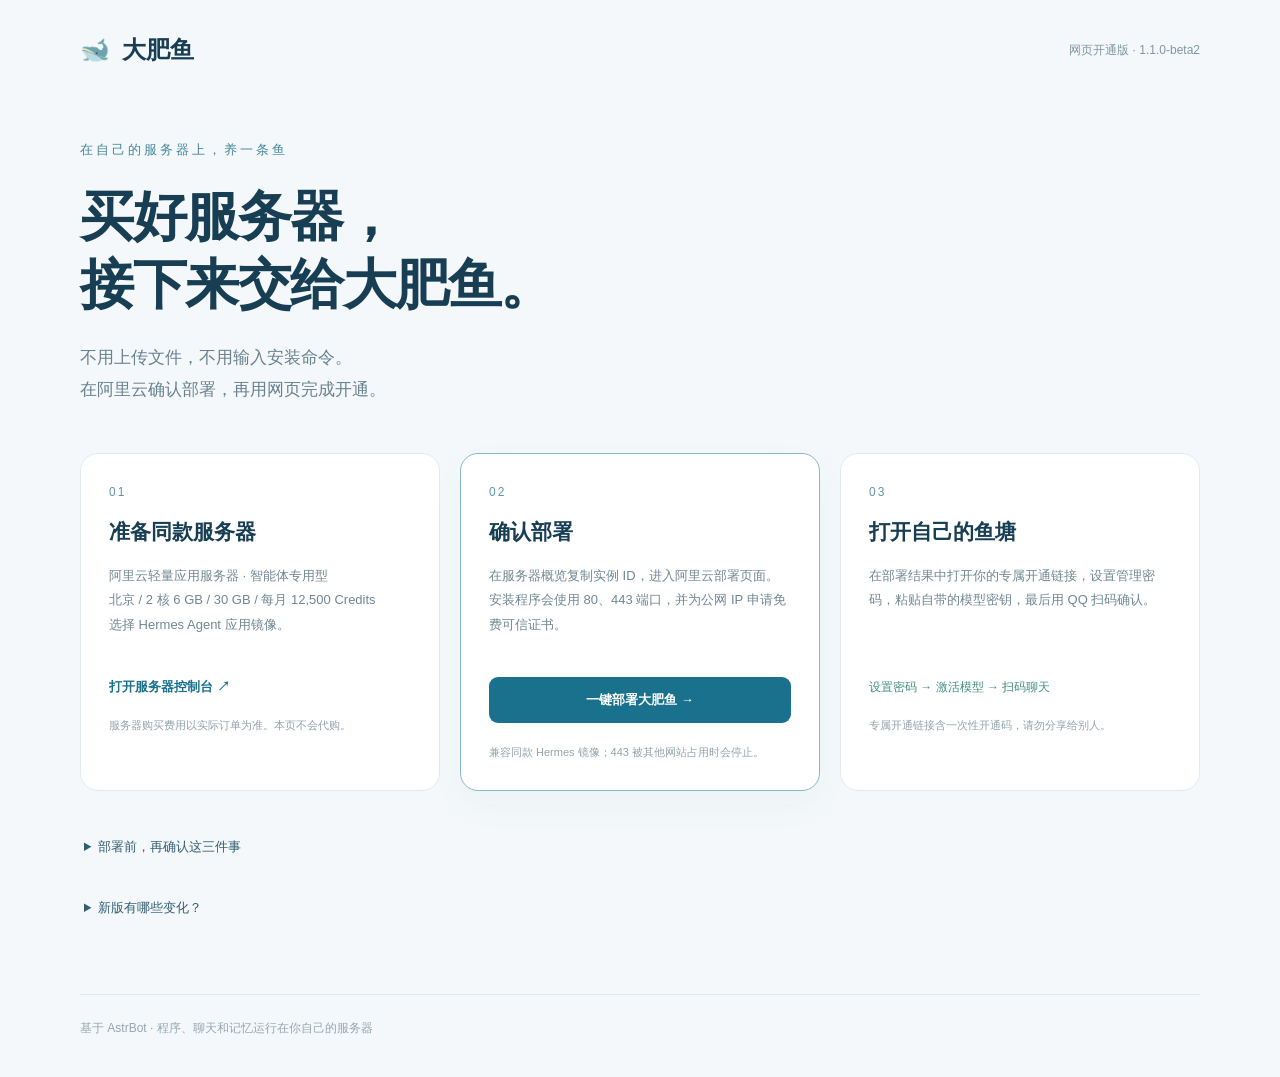
<file: source/site/index.html>
<!doctype html><html lang="zh-CN"><head><meta charset="utf-8"><meta name="viewport" content="width=device-width,initial-scale=1"><title>大肥鱼 · 一键部署</title><link rel="stylesheet" href="start.css"><script src="start.js" defer></script></head><body><header>🐋 <b>大肥鱼</b><span>网页开通版 · 1.1.0-beta2</span></header><main><span class="eyebrow">在自己的服务器上，养一条鱼</span><h1>买好服务器，<br>接下来交给大肥鱼。</h1><p class="intro">不用上传文件，不用输入安装命令。<br>在阿里云确认部署，再用网页完成开通。</p><section><article><span class="number">01</span><h2>准备同款服务器</h2><p>阿里云轻量应用服务器 · 智能体专用型<br>北京 / 2 核 6 GB / 30 GB / 每月 12,500 Credits<br>选择 Hermes Agent 应用镜像。</p><a href="https://swasnext.console.aliyun.com/" target="_blank" rel="noopener noreferrer">打开服务器控制台 ↗</a><small>服务器购买费用以实际订单为准。本页不会代购。</small></article><article class="featured"><span class="number">02</span><h2>确认部署</h2><p>在服务器概览复制实例 ID，进入阿里云部署页面。安装程序会使用 80、443 端口，并为公网 IP 申请免费可信证书。</p><a id="deploy" class="button" href="__DEPLOYMENT_URL__" target="_blank" rel="noopener noreferrer">一键部署大肥鱼 →</a><small>兼容同款 Hermes 镜像；443 被其他网站占用时会停止。</small></article><article><span class="number">03</span><h2>打开自己的鱼塘</h2><p>在部署结果中打开你的专属开通链接，设置管理密码，粘贴自带的模型密钥，最后用 QQ 扫码确认。</p><span class="finish">设置密码 → 激活模型 → 扫码聊天</span><small>专属开通链接含一次性开通码，请勿分享给别人。</small></article></section><details><summary>部署前，再确认这三件事</summary><p>① 服务器位于北京，处于运行中，命令助手正常。<br>② 公网 80、443 端口可访问，443 未被其他网站占用。<br>③ 提前复制此服务器的模型 API Key；使用的是套餐自带 DeepSeek，无需另开百炼付费密钥。</p><p>首次安装会下载依赖，网络较慢时请等待。安装失败后可按错误提示处理并重新部署，已保存的配置不会被重置。此测试版仍需要完成新用户、新账号的完整验收。</p></details><details><summary>新版有哪些变化？</summary><p>群友单独 @ 或 @ 加文字都能得到回复。支持按群友分别保存和检索记忆；自动记忆默认关闭，可发送 /鱼自动记忆 开启，并用 /鱼记忆 查看。</p><p><a href="/downloads/大肥鱼网页开通版-1.1.0-beta2.zip">下载新版安装包与源码</a></p></details></main><footer>基于 AstrBot · 程序、聊天和记忆运行在你自己的服务器</footer></body></html>
</file>
<file: source/site/start.css>
*{box-sizing:border-box}body{margin:0;background:#f4f8fa;color:#183e54;font-family:Inter,"Microsoft YaHei",sans-serif}header{max-width:1200px;margin:auto;padding:34px 40px;font-size:24px;display:flex;gap:12px;align-items:center}header span{font-size:12px;margin-left:auto;color:#8196a1}main{max-width:1200px;padding:40px;margin:auto}.eyebrow{color:#45869a;font-size:13px;letter-spacing:3px}h1{font-size:54px;line-height:1.25;letter-spacing:-1.5px;margin:24px 0}.intro{font-size:17px;color:#69818e;line-height:1.9}section{display:grid;grid-template-columns:repeat(3,1fr);gap:20px;margin:46px 0 26px}article{padding:28px;background:#fff;border:1px solid #e1ebef;border-radius:18px}.featured{border-color:#86b8c9;box-shadow:0 14px 35px #397c8a0b}.number{font-size:12px;letter-spacing:2px;color:#6294a5}h2{font-size:21px;margin:18px 0}article p{font-size:13px;line-height:1.9;color:#708793;min-height:100px}a{color:#19718d;text-decoration:none;font-size:13px;font-weight:600}.button{display:block;background:#19718d;color:#fff;border-radius:9px;padding:14px 18px;text-align:center}small{display:block;font-size:11px;line-height:1.8;color:#93a3ac;margin-top:20px}.finish{font-size:12px;color:#438f83}details{font-size:13px;line-height:1.9;color:#6d8593;padding:18px 4px}summary{cursor:pointer;color:#325e72}footer{max-width:1120px;border-top:1px solid #dfe8ec;margin:15px auto;padding:25px 0;color:#95a7b1;font-size:12px}@media(max-width:800px){section{grid-template-columns:1fr}header{padding:24px}main{padding:24px}h1{font-size:37px}article p{min-height:0}footer{padding:24px}.intro{font-size:15px}}
</file>
